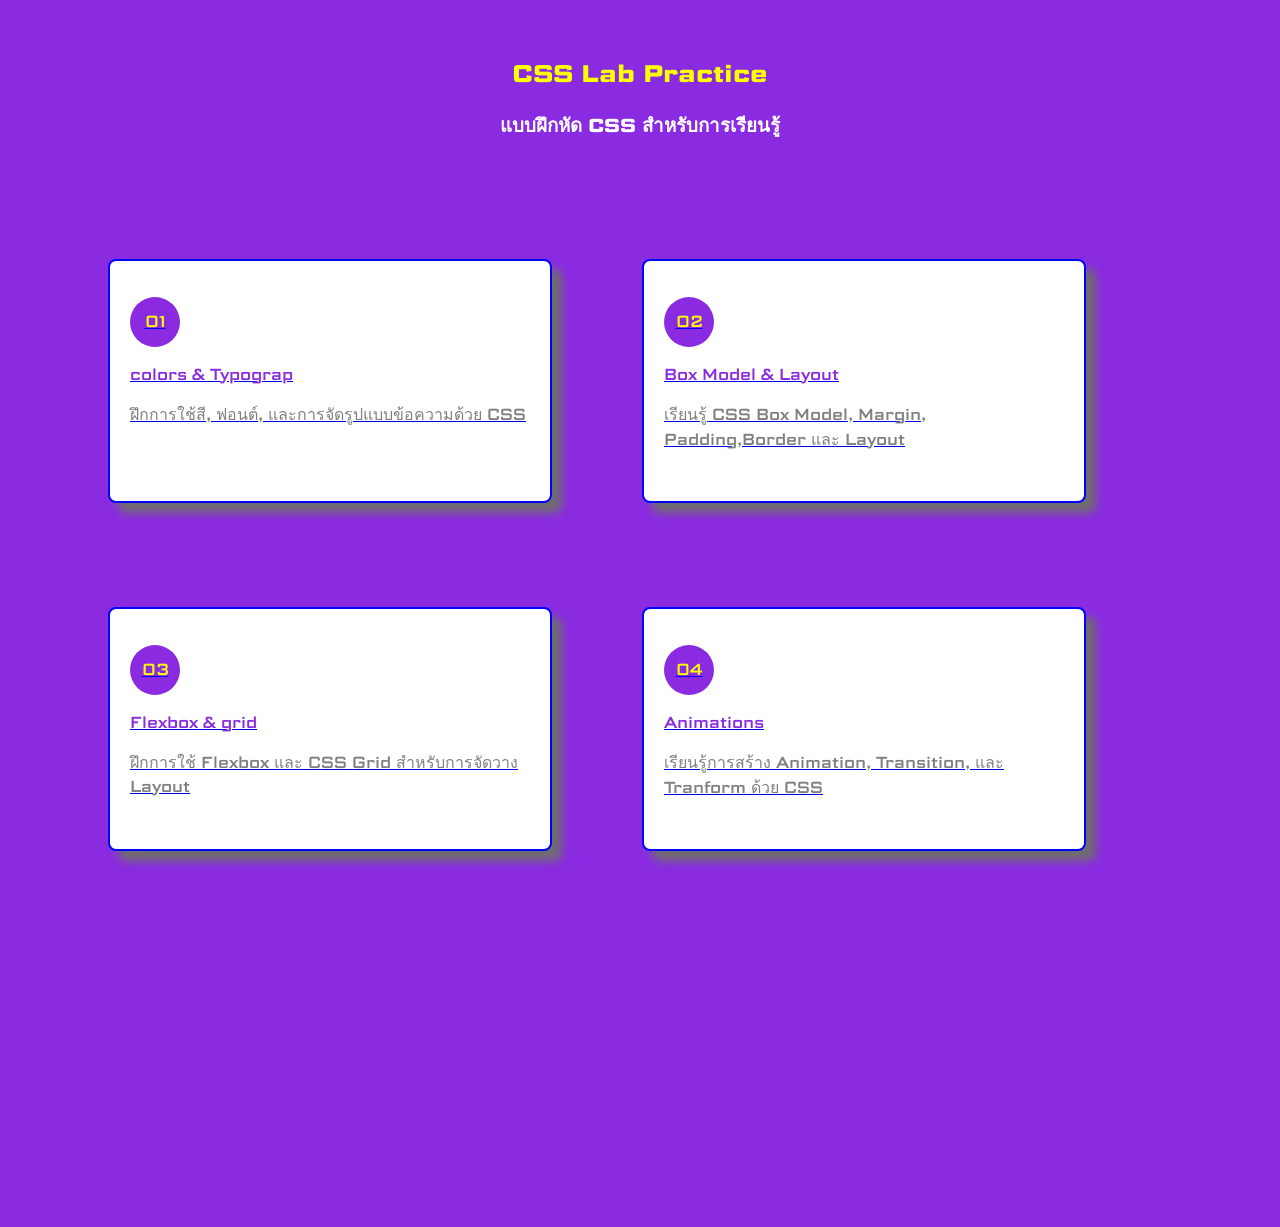
<file: index.html>
<!doctype html>
<html lang="en">
  <head>
    <meta charset="UTF-8" />
    <meta name="viewport" content="width=device-width, initial-scale=1.0" />
    <link rel="stylesheet" href="./00-main/main.css" />
    <link rel="stylesheet" href="./all.css" />
    <title>main</title>
  </head>
  <body>
    <section class="book">
      <h2 style="color: yellow">CSS Lab Practice</h2>
      <h3 style="color: white">แบบฝึกหัด CSS สำหรับการเรียนรู้</h3>
      <div class="grid">
        <nav>
          <a href="./01-color-Typograp/01.html">
            <div class="box-1 box-0">
              <p class="number">01</p>
              <p style="color: blueviolet">colors & Typograp</p>
              <p style="color: gray">
                ฝึกการใช้สี, ฟอนต์, และการจัดรูปแบบข้อความด้วย CSS
              </p>
            </div>
          </a>
        </nav>
        <nav>
          <a href="./02-Box Model & Layout/02.html">
            <div class="box-1 box-2">
              <p class="number">02</p>
              <p style="color: blueviolet">Box Model & Layout</p>
              <p style="color: gray">
                เรียนรู้ CSS Box Model, Margin, Padding,Border และ Layout
              </p>
            </div>
          </a>
        </nav>
        <nav>
          <a href="./03-Flexbox & grid/03.html">
            <div class="box-1 box-3">
              <p class="number">03</p>
              <p style="color: blueviolet">Flexbox & grid</p>
              <p style="color: gray">
                ฝึกการใช้ Flexbox และ CSS Grid สำหรับการจัดวาง Layout
              </p>
            </div>
          </a>
        </nav>
        <nav>
          <a href="./04-Animation/04.html">
            <div class="box-1 box-4">
              <p class="number">04</p>
              <p style="color: blueviolet">Animations</p>
              <p style="color: gray">
                เรียนรู้การสร้าง Animation, Transition, และ Tranform ด้วย CSS
              </p>
            </div>
          </a>
        </nav>
      </div>
    </section>
  </body>
</html>
</file>
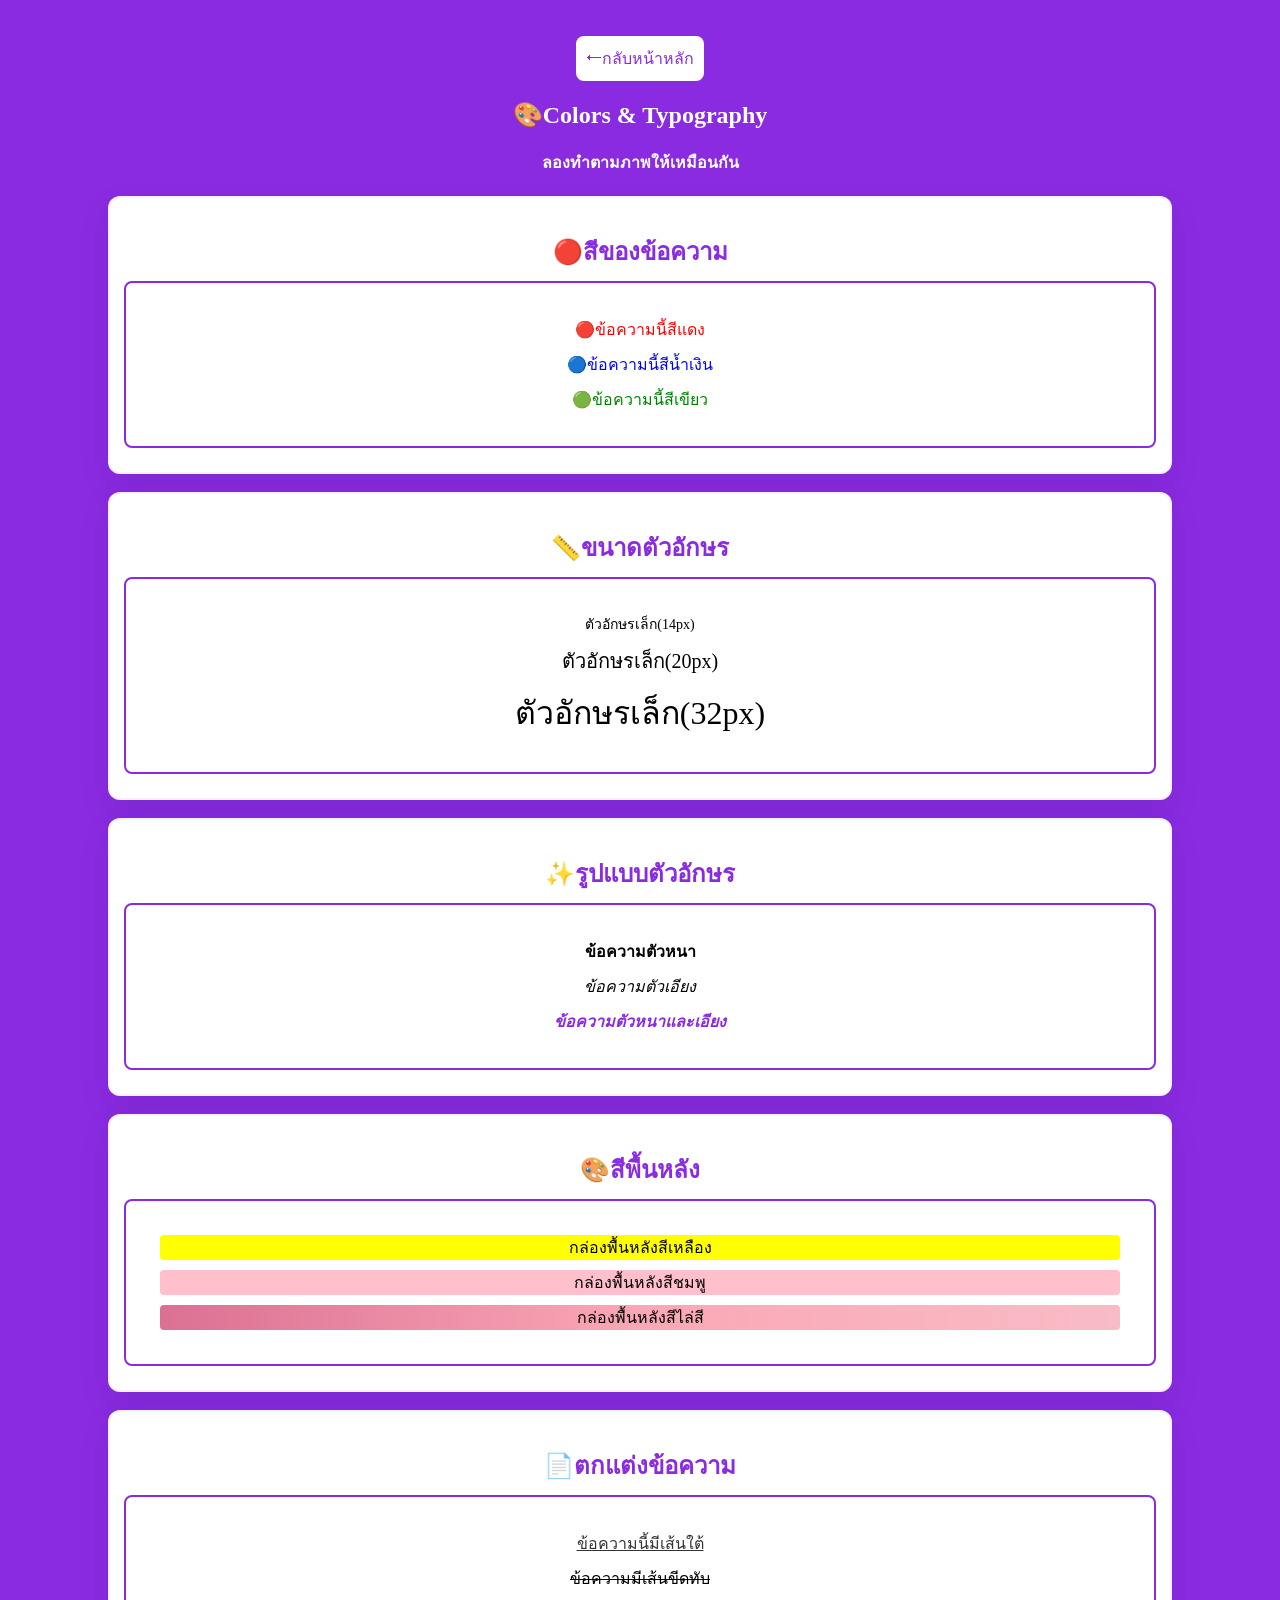
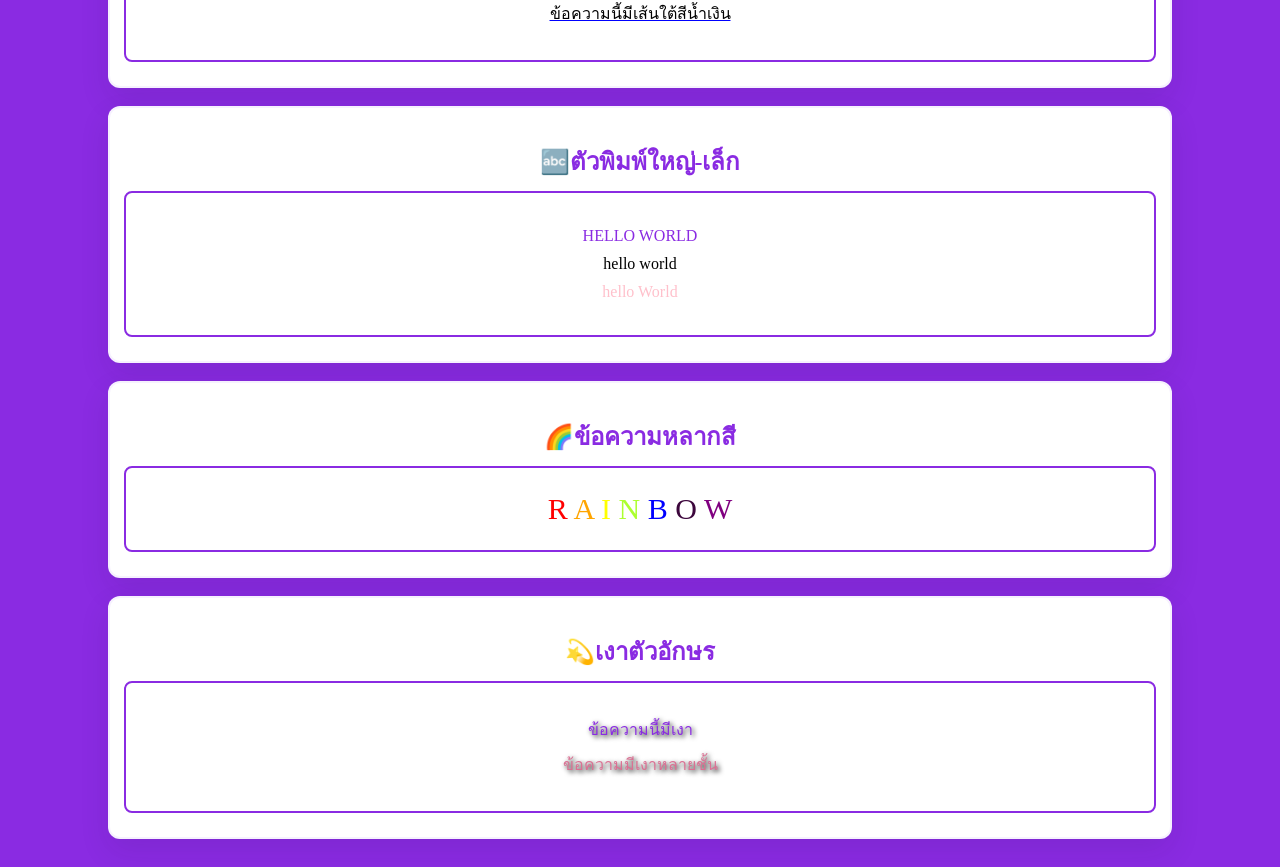
<file: 01-color-Typograp/01.html>
<!doctype html>
<html lang="en">
  <head>
    <meta charset="UTF-8" />
    <meta name="viewport" content="width=device-width, initial-scale=1.0" />
    <link rel="stylesheet" href="./01.css" />
    <link rel="stylesheet" href="../all.css" />
    <title>01-color & Typograp</title>
  </head>
  <body>
    <section class="book">
      <nav>
        <a href="../index.html" class="link"> ⭠กลับหน้าหลัก</a>
      </nav>
      <h1 class="box1">🎨Colors & Typography</h1>
      <h4 class="box2">ลองทำตามภาพให้เหมือนกัน</h4>
      <div class="box3">
        <h2 class="h2">🔴สีของข้อความ</h2>
        <div class="in">
          <p class="red">🔴ข้อความนี้สีแดง</p>
          <p class="blue">🔵ข้อความนี้สีน้ำเงิน</p>
          <p class="green">🟢ข้อความนี้สีเขียว</p>
        </div>
      </div>
      <br />
      <div class="box3">
        <h2 class="h2">📏ขนาดตัวอักษร</h2>
        <div class="in">
          <p class="A">ตัวอักษรเล็ก(14px)</p>
          <p class="B">ตัวอักษรเล็ก(20px)</p>
          <p class="C">ตัวอักษรเล็ก(32px)</p>
        </div>
      </div>
      <br />
      <div class="box3">
        <h2 class="h2">✨รูปแบบตัวอักษร</h2>
        <div class="in">
          <p class="bold">ข้อความตัวหนา</p>
          <p class="italic">ข้อความตัวเอียง</p>
          <p class="font">ข้อความตัวหนาและเอียง</p>
        </div>
      </div>
      <br />
      <div class="box3">
        <h2 class="h2">🎨สีพื้นหลัง</h2>
        <div class="in">
          <p class="yellow">กล่องพื้นหลังสีเหลือง</p>
          <p class="pink">กล่องพื้นหลังสีชมพู</p>
          <p class="right">กล่องพื้นหลังสีไล่สี</p>
        </div>
      </div>
      <br />
      <div class="box3">
        <h2 class="h2">📄ตกแต่งข้อความ</h2>
        <div class="in">
          <p class="under">ข้อความนี้มีเส้นใต้</p>
          <p class="center">ข้อความมีเส้นขีดทับ</p>
          <p class="under-blue">ข้อความนี้มีเส้นใต้สีน้ำเงิน</p>
        </div>
      </div>
      <br />
      <div class="box3">
        <h2 class="h2">🔤ตัวพิมพ์ใหญ่-เล็ก</h2>
        <div class="in">
          <p class="HELLO">HELLO WORLD</p>
          <p class="hello">hello world</p>
          <p class="World">hello World</p>
        </div>
      </div>
      <br />
      <div class="box3">
        <h2 class="h2">🌈ข้อความหลากสี</h2>
        <div class="in">
          <div class="rainbow">
            <span style="color: red">R</span>
            <span style="color: orange">A</span>
            <span style="color: yellow">I</span>
            <span style="color: greenyellow">N</span>
            <span style="color: blue">B</span>
            <span style="color: rgb(60, 6, 60)">O</span>
            <span style="color: purple">W</span>
          </div>
        </div>
      </div>
      <br />
      <div class="box3">
        <h2 class="h2">💫เงาตัวอักษร</h2>
        <div class="in">
          <p class="shadow">ข้อความนี้มีเงา</p>
          <p class="shadowes">ข้อความมีเงาหลายชั้น</p>
        </div>
      </div>
    </section>
  </body>
</html>
</file>
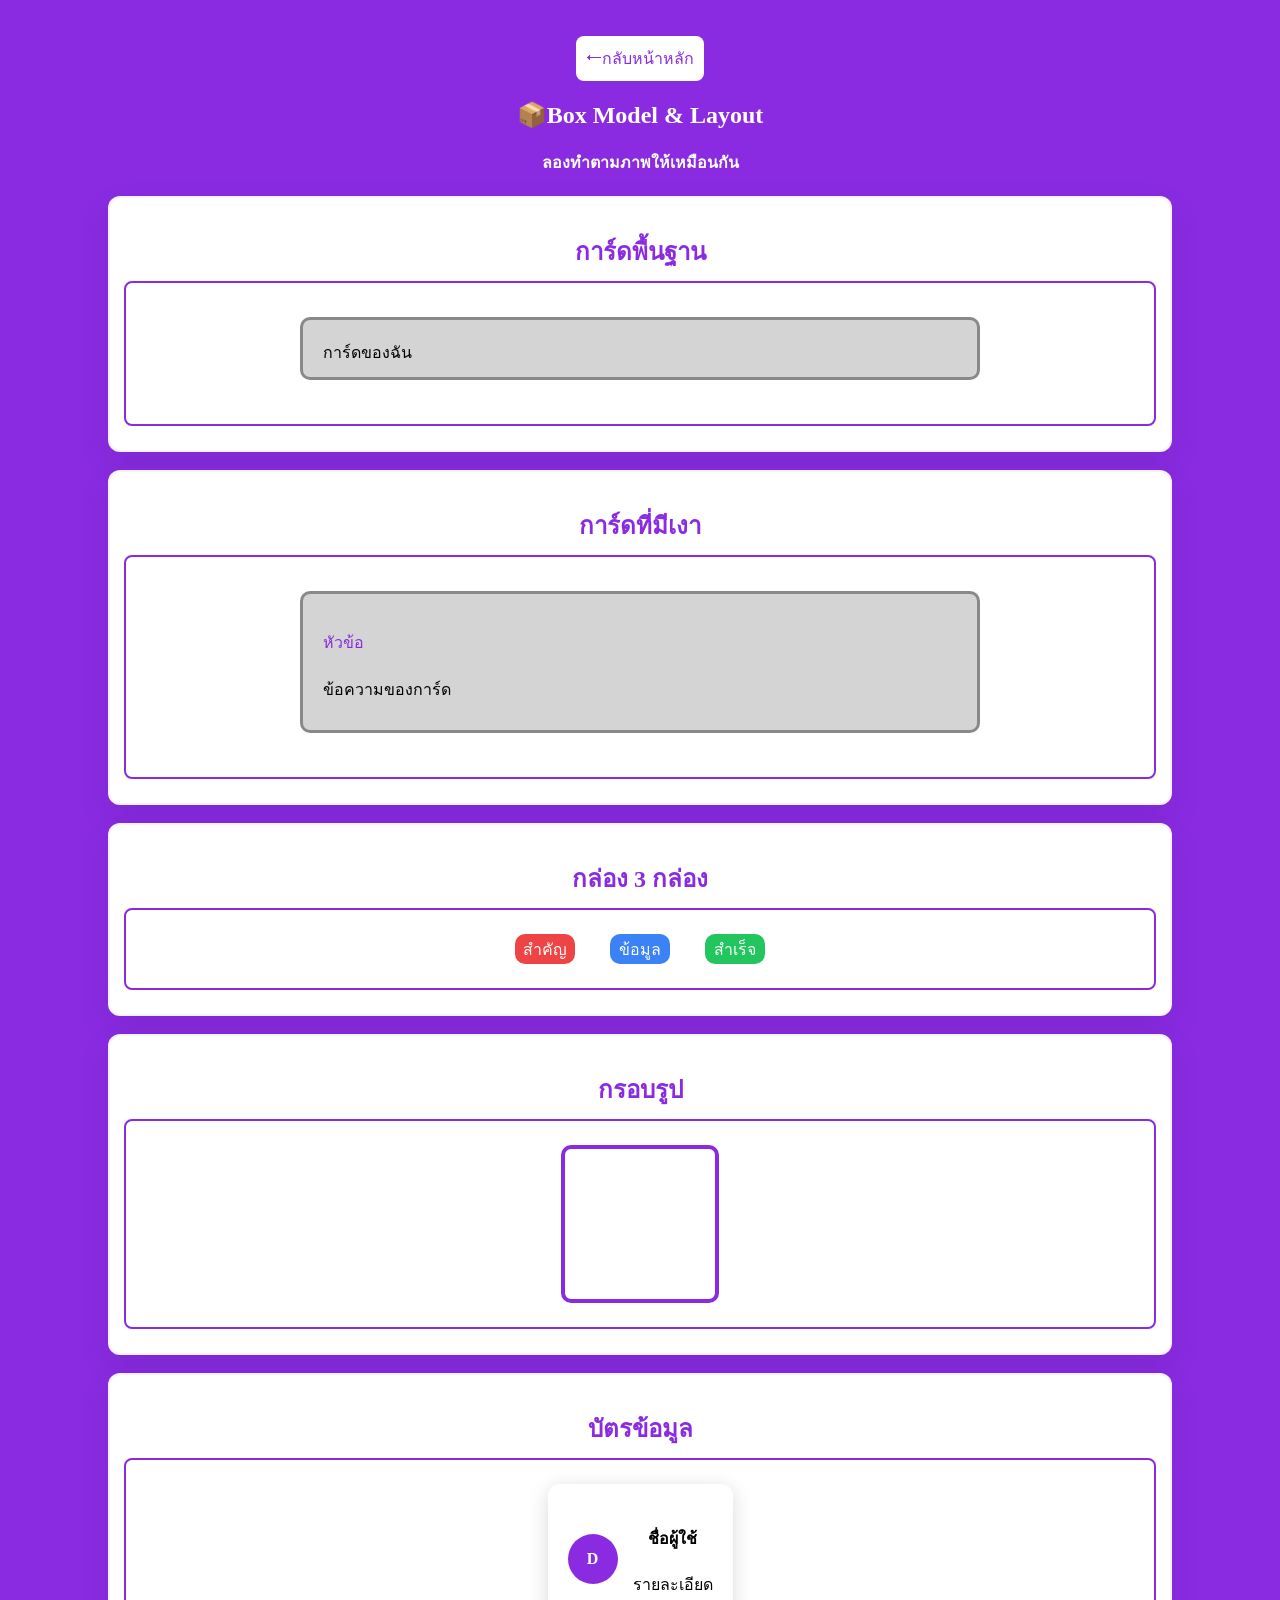
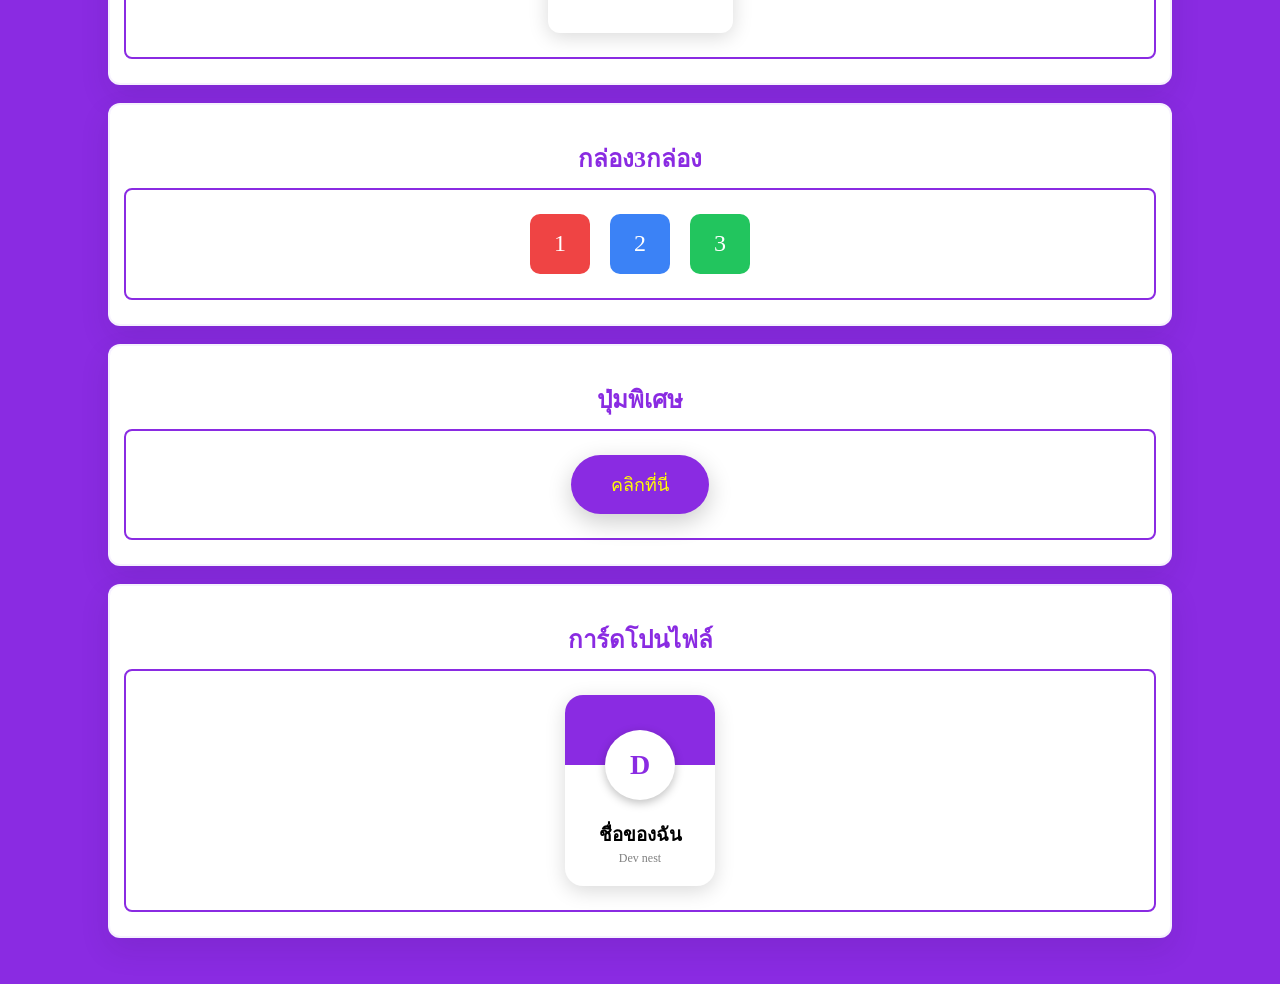
<file: 02-Box Model & Layout/02.html>
<!doctype html>
<html lang="en">
  <head>
    <meta charset="UTF-8" />
    <meta name="viewport" content="width=device-width, initial-scale=1.0" />
    <link rel="stylesheet" href="./02.css" />
    <link rel="stylesheet" href="../all.css" />
    <title>02-Box Model & Layout</title>
  </head>
  <body>
    <section class="book">
      <nav>
        <a href="../index.html" class="link">⭠กลับหน้าหลัก</a>
      </nav>
      <h1 class="box1">📦Box Model & Layout</h1>
      <h4 class="box2">ลองทำตามภาพให้เหมือนกัน</h4>
      <div class="box3">
        <h2 class="h2">การ์ดพื้นฐาน</h2>
        <div class="in">
          <div class="card">การ์ดของฉัน</div>
        </div>
      </div>
      <br />
      <div class="box3">
        <h2 class="h2">การ์ดที่มีเงา</h2>
        <div class="in">
          <div class="card">
            <p style="color: blueviolet">หัวข้อ</p>
            <p>ข้อความของการ์ด</p>
          </div>
        </div>
      </div>
      <br />
      <div class="box3">
        <h2 class="h2">กล่อง 3 กล่อง</h2>
        <div class="in">
          <div class="row">
            <div class="red">สำคัญ</div>
            <div class="blue">ข้อมูล</div>
            <div class="green">สำเร็จ</div>
          </div>
        </div>
      </div>
      <br />
      <div class="box3">
        <h2 class="h2">กรอบรูป</h2>
        <div class="in center">
          <div class="photo"></div>
        </div>
      </div>
      <br />
      <div class="box3">
        <h2 class="h2">บัตรข้อมูล</h2>
        <div class="in center">
          <div class="info-card">
            <div class="avatar">D</div>
            <div>
              <h4>ชื่อผู้ใช้</h4>
              <p>รายละเอียด</p>
            </div>
          </div>
        </div>
      </div>
      <br />
      <div class="box3">
        <h2 class="h2">กล่อง3กล่อง</h2>
        <div class="in center">
          <div class="tag red">1</div>
          <div class="tag blue">2</div>
          <div class="tag green">3</div>
        </div>
      </div>
      <br />
      <div class="box3">
        <h2 class="h2">ปุ่มพิเศษ</h2>
        <div class="in center">
          <button class="btn">คลิกที่นี่</button>
        </div>
      </div>
      <br />
      <div class="box3">
        <h2 class="h2">การ์ดโปนไฟล์</h2>
        <div class="in center">
          <div class="profile-card">
            <div class="profile-top"></div>
            <div class="avatar1">D</div>
            <div class="profile-bottom">
              <h3>ชื่อของฉัน</h3>
              <p>Dev nest</p>
            </div>
          </div>
        </div>
      </div>
      <br />
    </section>
  </body>
</html>
</file>
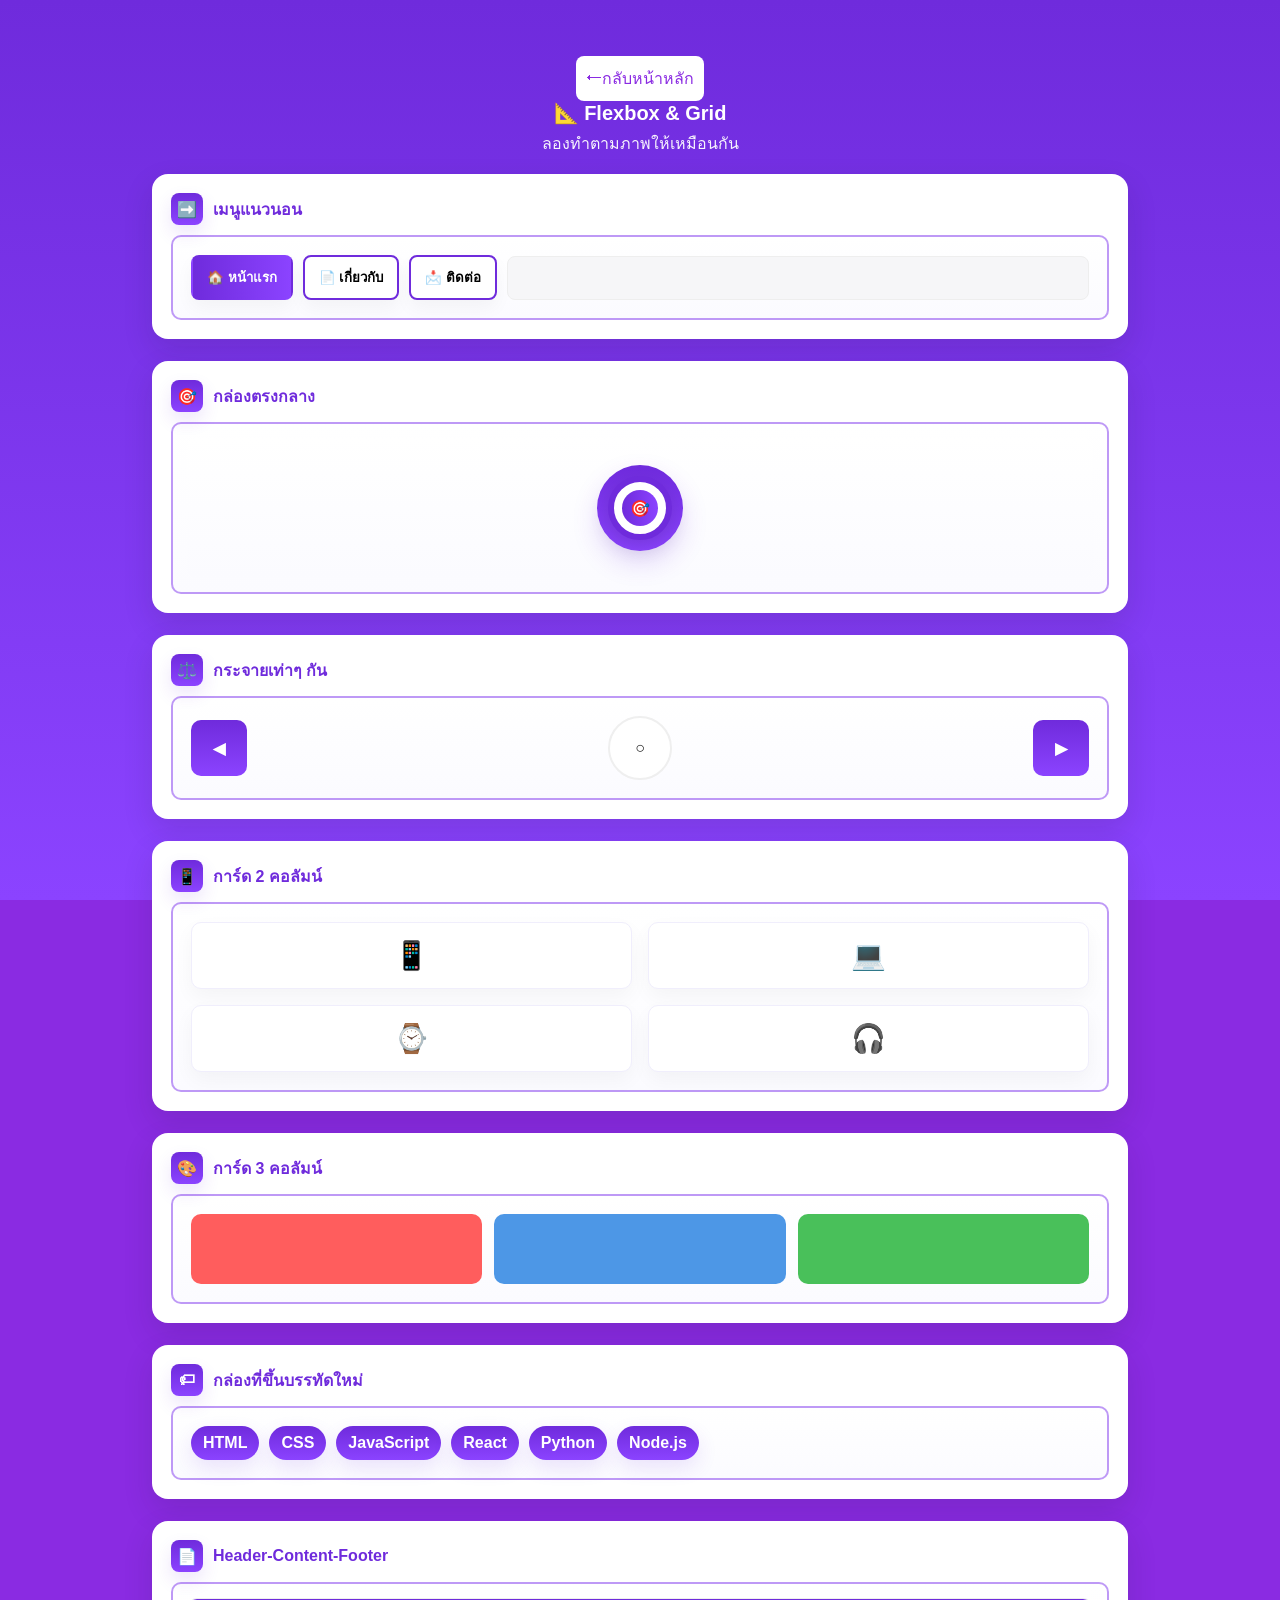
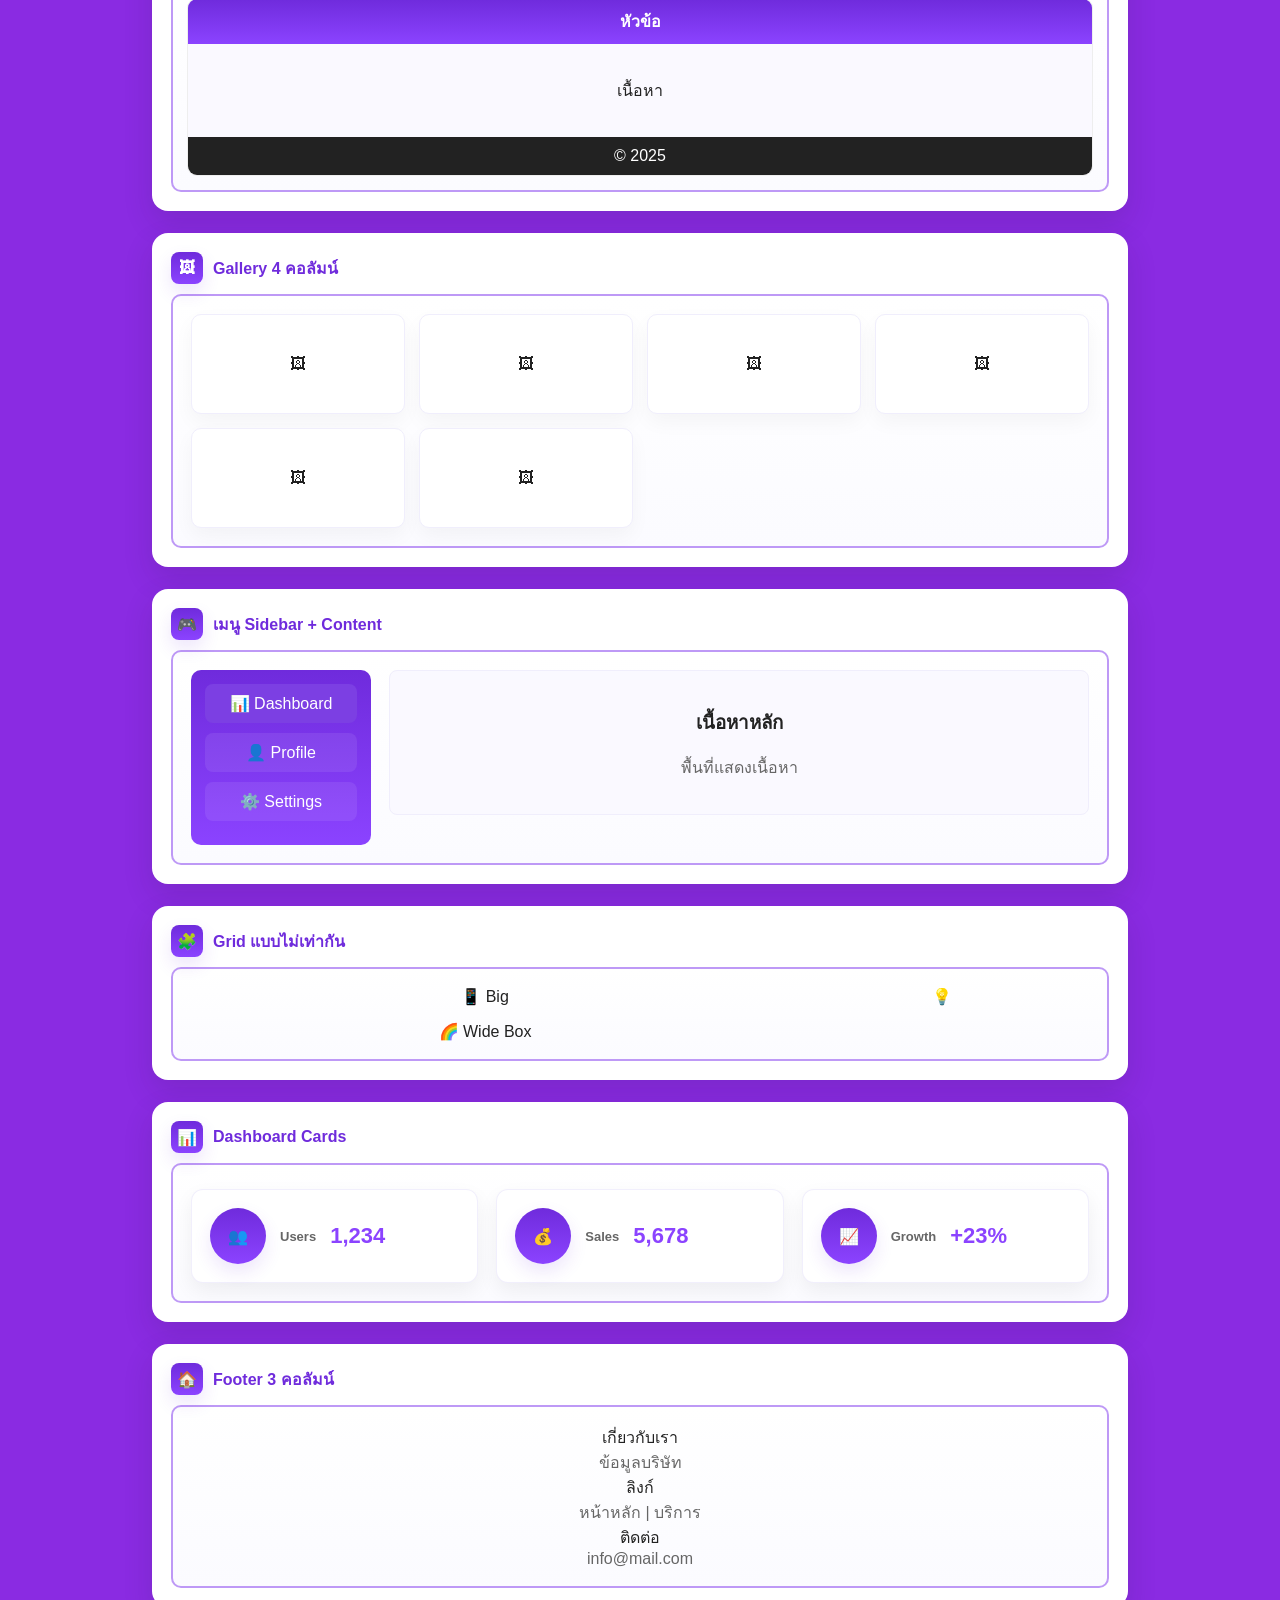
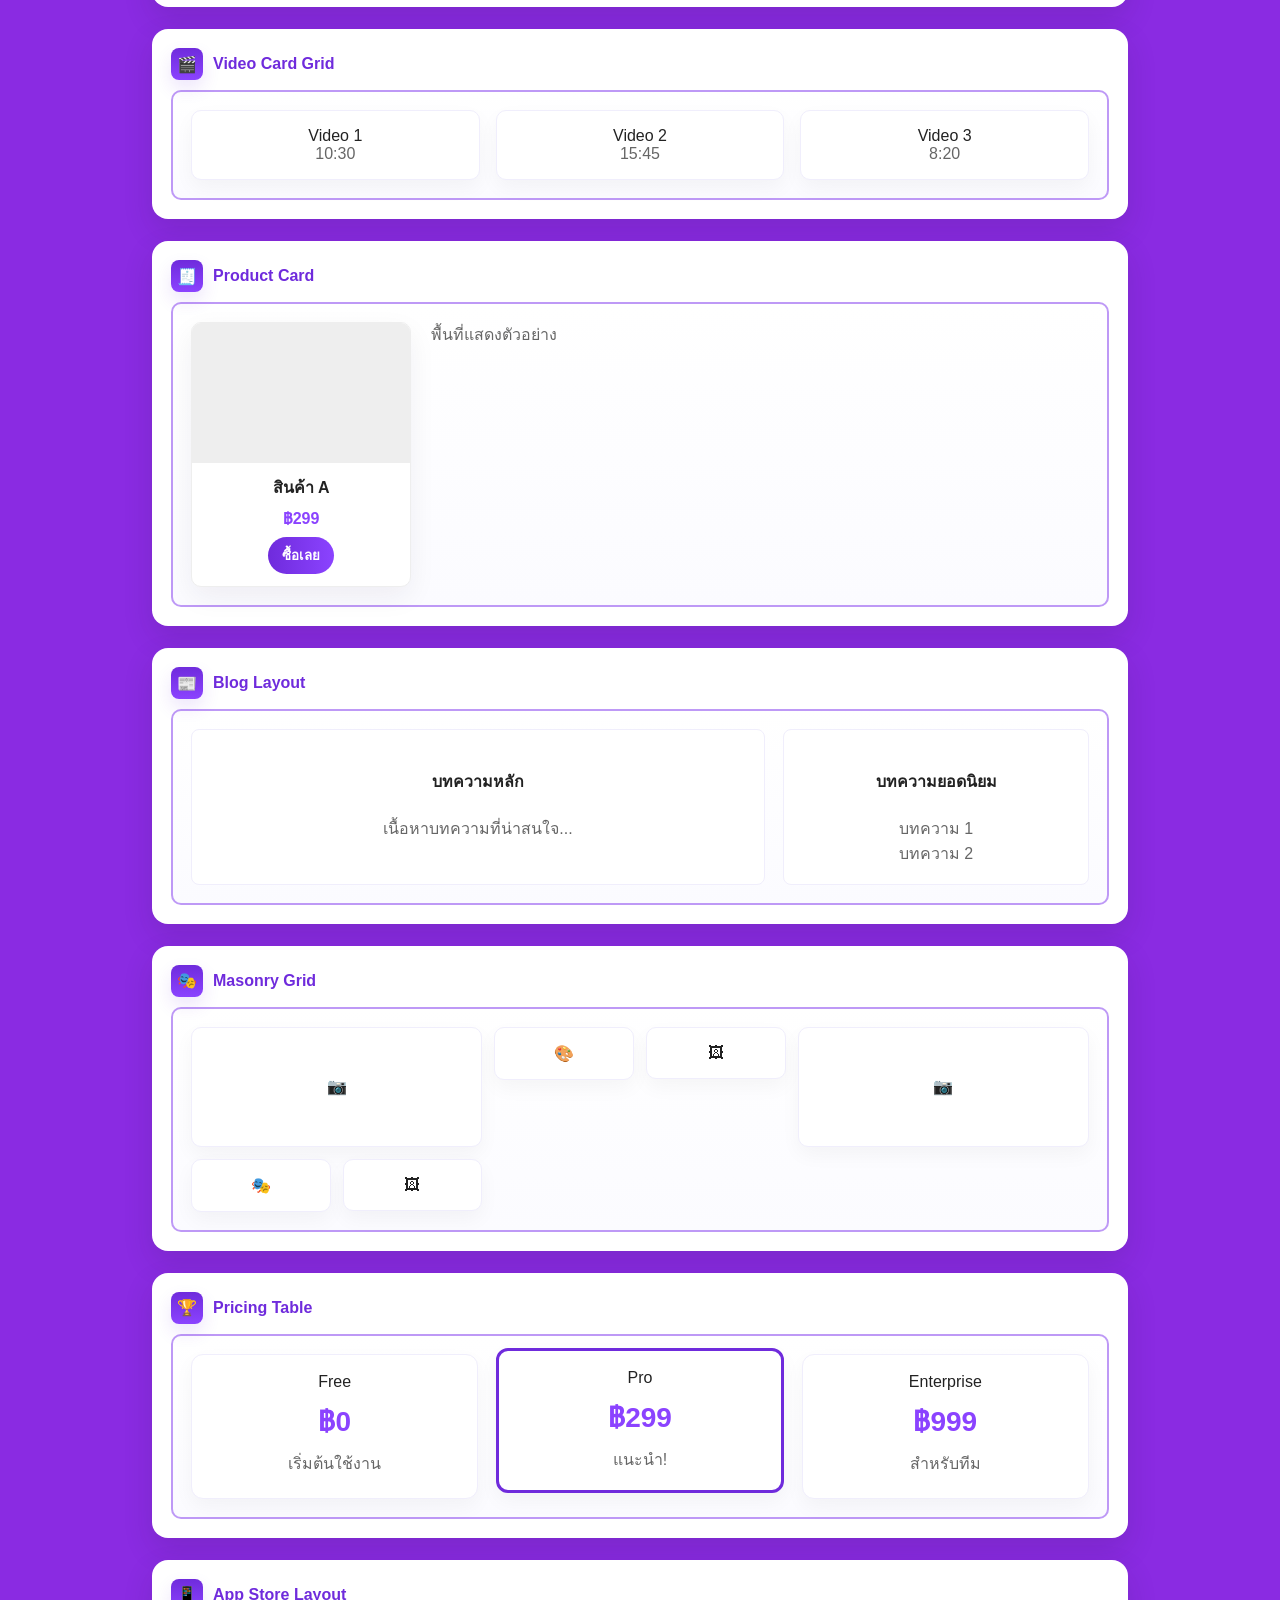
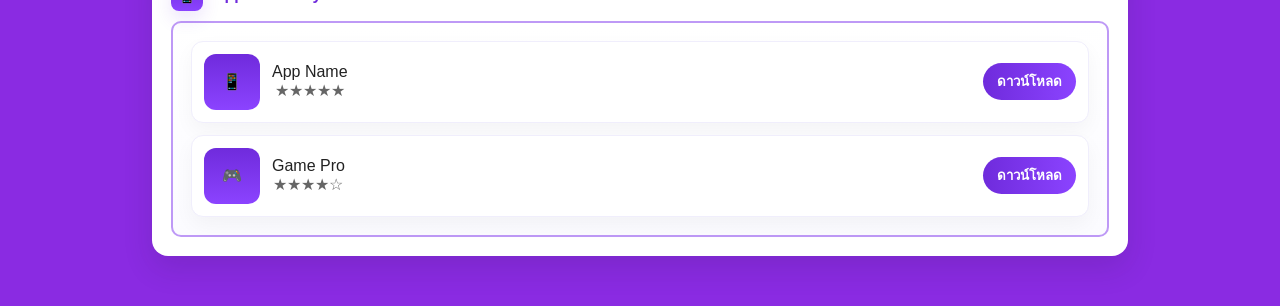
<file: 03-Flexbox & grid/03.html>
<!doctype html>
<html lang="th">
  <head>
    <meta charset="utf-8" />
    <meta name="viewport" content="width=device-width,initial-scale=1" />
    <title>03 - Components Library</title>

    <!-- page stylesheet -->
    <link rel="stylesheet" href="../all.css" />
    <link rel="stylesheet" href="03.css" />
  </head>
  <body>
    <section class="book">
      <nav>
        <a href="../index.html" class="link">⭠กลับหน้าหลัก</a>
      </nav>

      <div class="page">
        <div class="wrap">
          <header class="page-header">
            <h1 class="title">📐 Flexbox & Grid</h1>
            <p class="subtitle">ลองทำตามภาพให้เหมือนกัน</p>
          </header>

          <!-- Menu horizontal -->
          <section class="card">
            <div class="card-inner">
              <div class="section-title">
                <span class="section-ico">➡️</span>
                <span>เมนูแนวนอน</span>
              </div>

              <div class="panel panel--padded">
                <div class="pills">
                  <button class="pill pill--active">🏠 หน้าแรก</button>
                  <button class="pill">📄 เกี่ยวกับ</button>
                  <button class="pill">📩 ติดต่อ</button>
                  <div class="pills-fill"></div>
                </div>
              </div>
            </div>
          </section>

          <!-- Center circle overlapping -->
          <section class="card">
            <div class="card-inner">
              <div class="section-title">
                <span class="section-ico">🎯</span>
                <span>กล่องตรงกลาง</span>
              </div>

              <div class="panel">
                <div class="center-box">
                  <div class="ring" aria-hidden="true"></div>
                  <div class="circle-outer">
                    <div class="circle-inner">🎯</div>
                  </div>
                </div>
              </div>
            </div>
          </section>

          <!-- Spread equally -->
          <section class="card">
            <div class="card-inner">
              <div class="section-title">
                <span class="section-ico">⚖️</span>
                <span>กระจายเท่าๆ กัน</span>
              </div>

              <div class="panel panel--padded">
                <div class="spread-row">
                  <div class="icon-square">◀</div>
                  <div class="icon-circle">○</div>
                  <div class="icon-square">▶</div>
                </div>
              </div>
            </div>
          </section>

          <!-- Grid 2 columns -->
          <section class="card">
            <div class="card-inner">
              <div class="section-title">
                <span class="section-ico">📱</span>
                <span>การ์ด 2 คอลัมน์</span>
              </div>

              <div class="panel panel--padded">
                <div class="grid-2">
                  <div class="tile tile--icon">📱</div>
                  <div class="tile tile--icon">💻</div>
                  <div class="tile tile--icon">⌚</div>
                  <div class="tile tile--icon">🎧</div>
                </div>
              </div>
            </div>
          </section>

          <!-- Grid 3 colored -->
          <section class="card">
            <div class="card-inner">
              <div class="section-title">
                <span class="section-ico">🎨</span>
                <span>การ์ด 3 คอลัมน์</span>
              </div>

              <div class="panel panel--padded">
                <div class="three-grid">
                  <div class="color-card red"><span class="dot"></span></div>
                  <div class="color-card blue"><span class="dot"></span></div>
                  <div class="color-card green"><span class="dot"></span></div>
                </div>
              </div>
            </div>
          </section>

          <!-- Chips -->
          <section class="card">
            <div class="card-inner">
              <div class="section-title">
                <span class="section-ico">🏷</span>
                <span>กล่องที่ขึ้นบรรทัดใหม่</span>
              </div>

              <div class="panel panel--padded">
                <div class="chips">
                  <span class="chip">HTML</span>
                  <span class="chip">CSS</span>
                  <span class="chip">JavaScript</span>
                  <span class="chip">React</span>
                  <span class="chip">Python</span>
                  <span class="chip">Node.js</span>
                </div>
              </div>
            </div>
          </section>

          <!-- Header-Content-Footer -->
          <section class="card">
            <div class="card-inner">
              <div class="section-title">
                <span class="section-ico">📄</span>
                <span>Header-Content-Footer</span>
              </div>

              <div class="panel">
                <div class="hc">
                  <div class="hc-head">หัวข้อ</div>
                  <div class="hc-body">
                    <p>เนื้อหา</p>
                  </div>
                  <div class="hc-foot">© 2025</div>
                </div>
              </div>
            </div>
          </section>

          <!-- Gallery 4 col -->
          <section class="card">
            <div class="card-inner">
              <div class="section-title">
                <span class="section-ico">🖼</span>
                <span>Gallery 4 คอลัมน์</span>
              </div>

              <div class="panel panel--padded">
                <div class="gallery-4">
                  <div class="thumb">🖼</div>
                  <div class="thumb">🖼</div>
                  <div class="thumb">🖼</div>
                  <div class="thumb">🖼</div>
                  <div class="thumb">🖼</div>
                  <div class="thumb">🖼</div>
                </div>
              </div>
            </div>
          </section>

          <!-- Sidebar + Content -->
          <section class="card">
            <div class="card-inner">
              <div class="section-title">
                <span class="section-ico">🎮</span>
                <span>เมนู Sidebar + Content</span>
              </div>

              <div class="panel panel--padded">
                <div class="sidebar-wrap">
                  <aside class="sidebar">
                    <div class="side-item active">📊 Dashboard</div>
                    <div class="side-item">👤 Profile</div>
                    <div class="side-item">⚙️ Settings</div>
                  </aside>

                  <div class="main-content">
                    <h3>เนื้อหาหลัก</h3>
                    <p class="muted">พื้นที่แสดงเนื้อหา</p>
                  </div>
                </div>
              </div>
            </div>
          </section>

          <!-- Grid uneven -->
          <section class="card">
            <div class="card-inner">
              <div class="section-title">
                <span class="section-ico">🧩</span>
                <span>Grid แบบไม่เท่ากัน</span>
              </div>

              <div class="panel panel--padded">
                <div class="uneven-grid">
                  <div class="big">📱 <span>Big</span></div>
                  <div class="small">💡</div>
                  <div class="small wide">🌈 <span>Wide Box</span></div>
                </div>
              </div>
            </div>
          </section>

          <!-- Dashboard Cards -->
          <section class="card">
            <div class="card-inner">
              <div class="section-title">
                <span class="section-ico">📊</span>
                <span>Dashboard Cards</span>
              </div>

              <div class="panel panel--padded">
                <div class="dash-row">
                  <div class="stat">
                    <div class="stat-ico">👥</div>
                    <div class="stat-title">Users</div>
                    <div class="stat-value">1,234</div>
                  </div>

                  <div class="stat">
                    <div class="stat-ico">💰</div>
                    <div class="stat-title">Sales</div>
                    <div class="stat-value">5,678</div>
                  </div>

                  <div class="stat">
                    <div class="stat-ico">📈</div>
                    <div class="stat-title">Growth</div>
                    <div class="stat-value">+23%</div>
                  </div>
                </div>
              </div>
            </div>
          </section>

          <!-- Footer 3 col -->
          <section class="card">
            <div class="card-inner">
              <div class="section-title">
                <span class="section-ico">🏠</span>
                <span>Footer 3 คอลัมน์</span>
              </div>

              <div class="panel panel--padded">
                <div class="footer-3">
                  <div class="f-col">
                    <div class="f-title">เกี่ยวกับเรา</div>
                    <div class="muted">ข้อมูลบริษัท</div>
                  </div>
                  <div class="f-col">
                    <div class="f-title">ลิงก์</div>
                    <div class="muted">หน้าหลัก | บริการ</div>
                  </div>
                  <div class="f-col">
                    <div class="f-title">ติดต่อ</div>
                    <div class="muted">info@mail.com</div>
                  </div>
                </div>
              </div>
            </div>
          </section>

          <!-- Video Card Grid -->
          <section class="card">
            <div class="card-inner">
              <div class="section-title">
                <span class="section-ico">🎬</span>
                <span>Video Card Grid</span>
              </div>

              <div class="panel panel--padded">
                <div class="video-grid">
                  <div class="video-card">
                    <div class="thumb-image"></div>
                    <div class="video-meta">
                      <div class="v-title">Video 1</div>
                      <div class="v-time muted">10:30</div>
                    </div>
                  </div>
                  <div class="video-card">
                    <div class="thumb-image"></div>
                    <div class="video-meta">
                      <div class="v-title">Video 2</div>
                      <div class="v-time muted">15:45</div>
                    </div>
                  </div>
                  <div class="video-card">
                    <div class="thumb-image"></div>
                    <div class="video-meta">
                      <div class="v-title">Video 3</div>
                      <div class="v-time muted">8:20</div>
                    </div>
                  </div>
                </div>
              </div>
            </div>
          </section>

          <!-- Product Card -->
          <section class="card">
            <div class="card-inner">
              <div class="section-title">
                <span class="section-ico">🧾</span>
                <span>Product Card</span>
              </div>

              <div class="panel panel--padded">
                <div class="product-row">
                  <div class="product-card">
                    <div class="product-img"></div>
                    <div class="product-body">
                      <div class="p-name">สินค้า A</div>
                      <div class="p-price">฿299</div>
                      <button class="btn">ซื้อเลย</button>
                    </div>
                  </div>

                  <div class="product-space muted">พื้นที่แสดงตัวอย่าง</div>
                </div>
              </div>
            </div>
          </section>

          <!-- Blog layout -->
          <section class="card">
            <div class="card-inner">
              <div class="section-title">
                <span class="section-ico">📰</span>
                <span>Blog Layout</span>
              </div>

              <div class="panel panel--padded">
                <div class="blog-grid">
                  <div class="blog-main">
                    <h4>บทความหลัก</h4>
                    <p class="muted">เนื้อหาบทความที่น่าสนใจ...</p>
                  </div>
                  <aside class="blog-side">
                    <h4>บทความยอดนิยม</h4>
                    <div class="muted">บทความ 1</div>
                    <div class="muted">บทความ 2</div>
                  </aside>
                </div>
              </div>
            </div>
          </section>

          <!-- Masonry -->
          <section class="card">
            <div class="card-inner">
              <div class="section-title">
                <span class="section-ico">🎭</span>
                <span>Masonry Grid</span>
              </div>

              <div class="panel panel--padded">
                <div class="masonry">
                  <div class="m1">📷</div>
                  <div class="m2">🎨</div>
                  <div class="m3">🖼</div>
                  <div class="m4">📷</div>
                  <div class="m5">🎭</div>
                  <div class="m6">🖼</div>
                </div>
              </div>
            </div>
          </section>

          <!-- Pricing table -->
          <section class="card">
            <div class="card-inner">
              <div class="section-title">
                <span class="section-ico">🏆</span>
                <span>Pricing Table</span>
              </div>

              <div class="panel panel--padded">
                <div class="pricing-cards">
                  <div class="price">
                    <div class="p-title">Free</div>
                    <div class="p-amount">฿0</div>
                    <div class="muted">เริ่มต้นใช้งาน</div>
                  </div>
                  <div class="price popular">
                    <div class="p-title">Pro</div>
                    <div class="p-amount">฿299</div>
                    <div class="muted">แนะนำ!</div>
                  </div>
                  <div class="price">
                    <div class="p-title">Enterprise</div>
                    <div class="p-amount">฿999</div>
                    <div class="muted">สำหรับทีม</div>
                  </div>
                </div>
              </div>
            </div>
          </section>

          <!-- App store layout -->
          <section class="card">
            <div class="card-inner">
              <div class="section-title">
                <span class="section-ico">📱</span>
                <span>App Store Layout</span>
              </div>

              <div class="panel panel--padded">
                <div class="app-list">
                  <div class="app-item">
                    <div class="app-left">
                      <div class="app-icon">📱</div>
                      <div class="app-meta">
                        <div class="app-name">App Name</div>
                        <div class="muted">★★★★★</div>
                      </div>
                    </div>
                    <button class="btn">ดาวน์โหลด</button>
                  </div>

                  <div class="app-item">
                    <div class="app-left">
                      <div class="app-icon">🎮</div>
                      <div class="app-meta">
                        <div class="app-name">Game Pro</div>
                        <div class="muted">★★★★☆</div>
                      </div>
                    </div>
                    <button class="btn">ดาวน์โหลด</button>
                  </div>
                </div>
              </div>
            </div>
          </section>
        </div>
      </div>
    </section>
  </body>
</html>
</file>
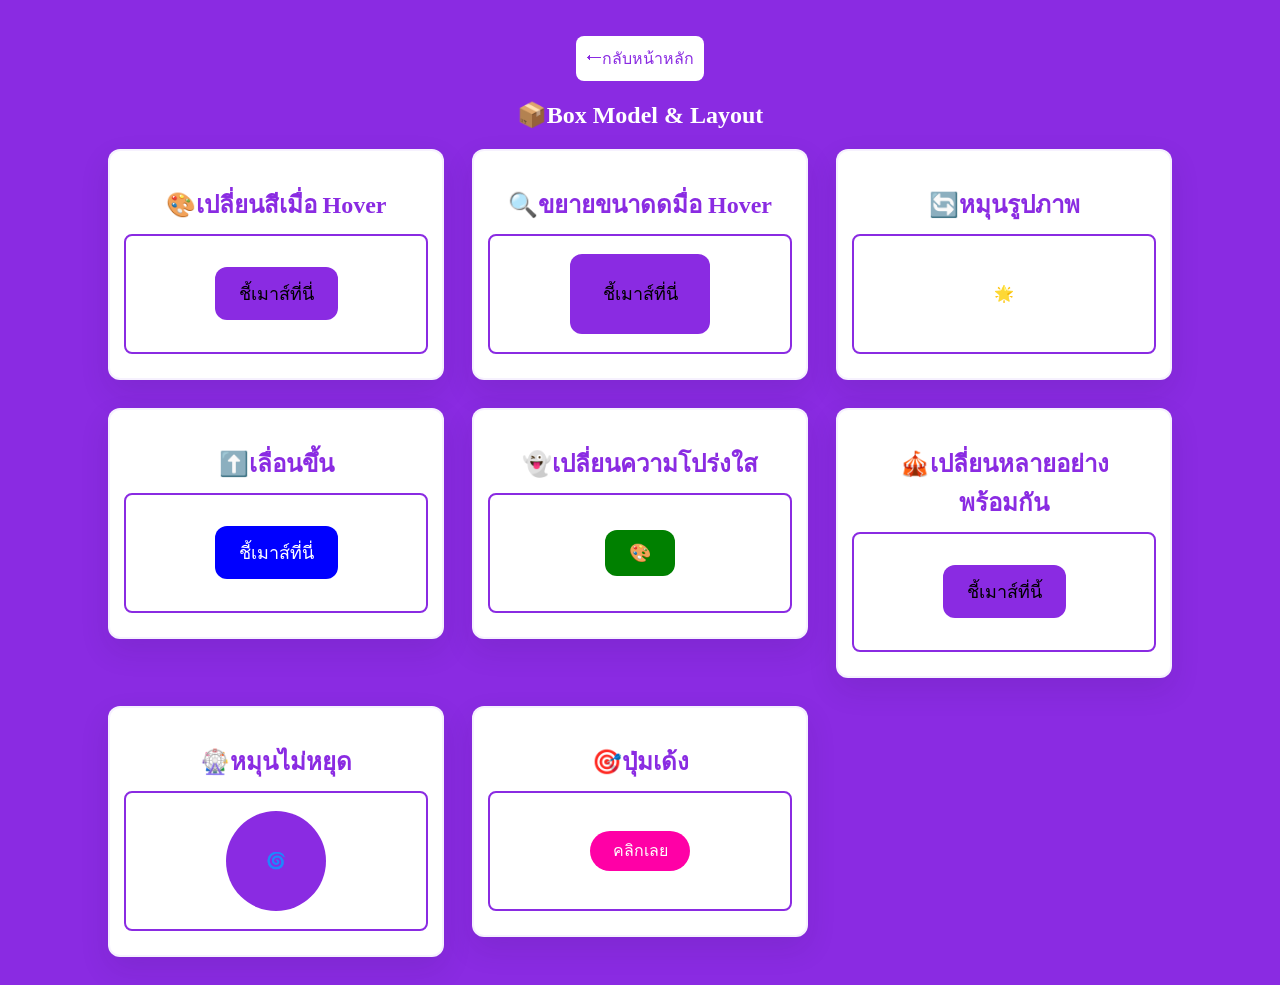
<file: 04-Animation/04.html>
<!doctype html>
<html lang="en">
  <head>
    <meta charset="UTF-8" />
    <meta name="viewport" content="width=device-width, initial-scale=1.0" />
    <link rel="stylesheet" href="../all.css" />
    <link rel="stylesheet" href="./04.css" />
    <title>Document</title>
  </head>
  <body>
    <section class="book">
      <nav>
        <a href="../index.html" class="link">⭠กลับหน้าหลัก</a>
      </nav>
      <h1 class="box1">📦Box Model & Layout</h1>
      <div class="layout">
        <div class="box3 box4">
          <h2 class="h2">🎨เปลี่ยนสีเมื่อ Hover</h2>
          <div class="in">
            <div class="card basis">ชี้เมาส์ที่นี่</div>
          </div>
        </div>

        <div class="box3 box5">
          <h2 class="h2">🔍ขยายขนาดดมื่อ Hover</h2>
          <div class="in">
            <div class="card big">ชี้เมาส์ที่นี่</div>
          </div>
        </div>

        <div class="box3 box6">
          <h2 class="h2">🔄หมุนรูปภาพ</h2>
          <div class="in">
            <div class="spin">🌟</div>
          </div>
        </div>

        <div class="box3 box7">
          <h2 class="h2">⬆️เลื่อนขึ้น</h2>
          <div class="in">
            <div class="card up">ชี้เมาส์ที่นี่</div>
          </div>
        </div>

        <div class="box3 box8">
          <h2 class="h2">👻เปลี่ยนความโปร่งใส</h2>
          <div class="in">
            <div class="card invi">🎨</div>
          </div>
        </div>

        <div class="box3 box9">
          <h2 class="h2">🎪เปลี่ยนหลายอย่างพร้อมกัน</h2>
          <div class="in">
            <div class="card and">ชี้เมาส์ที่นี้</div>
          </div>
        </div>

        <div class="box3 box10">
          <h2 class="h2">🎡หมุนไม่หยุด</h2>
          <div class="in">
            <div class="card1 tona">🌀</div>
          </div>
        </div>

        <div class="box3 box11">
          <h2 class="h2">🎯ปุ่มเด้ง</h2>
          <div class="in">
            <div class="card2 stop jump">คลิกเลย</div>
          </div>
        </div>
      </div>
    </section>
  </body>
</html>
</file>
<file: 00-main/main.css>
@import url('https://fonts.googleapis.com/css2?family=Science+Gothic:wght@100..900&display=swap');
html {
  font-family: "Science Gothic", sans-serif;
}

/* .book {
    background-color: blueviolet;
    text-align: center;
    padding: 50px;
    
} */
.number {
    background-color: blueviolet;
    color: yellow;
    border-radius: 50%;
    width: 50px;
    height: 50px;
    text-align: center;
    display: flex;
    align-items: center;
    justify-content: center;
}
.box-1{
    background-color: white;
    width: 400px;
    height: 200px;
    border-radius: 8px;
    padding: 20px;
    gap: 50px;
    margin-top: 100px;
    text-align: left;
    border: 2px solid blue;
   grid-template-rows: 100px minmax(200px,1fr 100px);
   box-shadow:10px 10px 10px rgba(111, 110, 110, 1 ) ;
}
.grid {
    display: grid;  
    grid-template-areas: 
    "box-0 box-2 box-3"
    "box-4 . .";
    gap: 4px;
    grid-template-rows: 1fr 1fr 1fr;
   
    
}
.box-1:hover{
   transform: translateY(-10px);
   border: 2px solid yellow;
}

@media (max-width:1400px) {
    .grid {
        grid-template-areas: 
        "box-0 box-2"
        "box-3 box-4";
    }
}

@media (max-width:1000px) {
    .grid {
        grid-template-areas: 
        "box-0" 
        "box-2"
        "box-3" 
        "box-4";
    }
}
</file>
<file: all.css>
html,body{
    height: 100%;
    background-color: blueviolet;
}

.link {
    background-color: white;
    color: blueviolet;
    padding: 10px;
    border-radius: 8px;
    display: inline-block;
    text-decoration: none;
}
.link:hover{
    transform: translateX(-10px);
    transition-duration: 1s;
}
.box1 {
    text-align: center;
    color: white; 
    
}
.box2 {
   text-align: center;
    color: white; 
}
.book {
    width: 100%;
    max-width: 1100px;
    margin: 0 auto;
    padding: 28px 18px;
    box-sizing: border-box;
    text-align: center;
}
.box3 {
  background: #fff;
  border-radius: 12px;
  padding: 14px;
  border: 2px solid rgba(183,142,246,0.12);
  box-shadow: 0 12px 30px rgba(34,18,55,0.10);
}


.h2 {
    margin: 20px;
    margin-bottom: 10px;  
    color: blueviolet;
}
.in {
    margin: 10px 0px;
    border: 2px solid blueviolet;
    padding: 24px;
    border-radius: 8px;
      
}
</file>
<file: 01-color-Typograp/01.css>
.red{
    color: red;
    margin: 10px;
}
.blue{
    color: blue;
    margin: 10px;
}
.green{
    color: green;
    margin: 10px;
}
.A{
    font-size: 14px;
    margin: 10px;
}
.B{
    font-size: 20px;
    margin: 10px;
}
.C{
    font-size: 32px;
    margin: 10px;
}
.bold{
    font-weight: bold;
    margin: 10px;
}
.italic{
    font-style: italic;
    margin: 10px;
}
.font{
    font-weight: bold;
    font-style: italic;
    color: blueviolet;
    margin: 10px;
}
.pink{
    background-color: pink;
    border-radius: 4px;
    margin: 10px;
}
.yellow{
    background-color: yellow;
    border-radius: 4px;
    margin: 10px;
}
.right {
    background: linear-gradient(to right,palevioletred,rgb(251, 167, 181),rgb(248, 188, 198));
    margin: 10px;
    border-radius: 4px;
}
.under{
    text-decoration: underline;
    margin: 10px;
    color: #333;
}
.center{
    text-decoration: line-through;
    margin: 10px;
}
.under-blue{
    text-decoration: underline blue;
    margin: 10px;
}
.HELLO{
    color: blueviolet;
    margin: 10px;
}
.hello{
    margin: 10px;
}
.World{
    color: pink;
    margin: 10px;
}
.rainbow{
    text-align: center;
    font-size: 30px;
}
.shadow{
    color: blueviolet;
    margin: 10px;
    text-shadow: 2px 2px 5px rgba(0,0,0, 4);
}
.shadowes{
    color: palevioletred;
    margin: 10px;
    text-shadow: 
    1px 1px 0 pink
    3px 3px 0 black;
    text-shadow: 2px 2px 5px rgba(0,0,0, 4);
    

}
</file>
<file: 02-Box Model & Layout/02.css>
.card{
    background-color: #d4d4d4;
    padding: 12px 20px;
    border-radius: 10px;
    display: inline-block;
    border: 3px solid #898989;
    display: flex;
    justify-content: center;
    align-items: start;
    padding-top: 20px;
    margin: 10px 150px;
    text-align: center;
    flex-direction: column;
    margin-bottom: 20px;
}
.card p + p{
margin-top: 6px;
}

.red{
    width: 60px;
    height: 30px;
    border-radius: 10px;
    background-color: red;
    display: flex;
    justify-items: center;
    align-items: center;
    margin: 0 10px;
    color: white;
    justify-content: center;
}
.blue{
    width: 60px;
    height: 30px;
    border-radius: 10px;
    background-color: blue;
    display: flex;
    justify-items: center;
    justify-content: center;
    align-items: center;
    margin: 0 10px;
    color: white;
    
}
.green{
    width: 60px;
    height: 30px;
    border-radius: 10px;
    background-color: green;
    display: flex;
    justify-items: center;
    align-items: center;
    margin: 0 10px;
    color: white;   
    justify-content: center;
}

.row {
    display: flex;
    flex-direction: row;
    justify-content: center;
    align-items: center;
    gap: 15px;       
}
.photo {
    width: 150px;
    height: 150px;
    border: 4px solid blueviolet;
    border-radius: 10px;
    display: flex;
    justify-content: center;
    align-items: center; 
}
.center {
     display: flex;
    justify-content: center;
    align-items: center; 
}
.info-card {
    display: flex;
    align-items: center;
    background: white;
    padding: 20px;
    border-radius: 12px;
    box-shadow: 0 4px 20px rgba(0,0,0,0.15);
}

.avatar {
    width: 50px;
    height: 50px;
    background: blueviolet;
    border-radius: 50%;
    color: white;
    display: flex;
    justify-content: center;
    align-items: center;
    margin-right: 15px;
    font-weight: bold;
}

.tag {
    width: 60px;
    height: 60px;
    border-radius: 10px;
    font-size: 24px;
    color: white;

    display: flex;
    justify-content: center;
    align-items: center;
    margin: 0 10px;
}

.red { background-color: #ef4444; }
.blue { background-color: #3b82f6; }
.green { background-color: #22c55e; }

.btn {
    background-color: blueviolet;
    color: yellow;
    padding: 15px 40px;
    border-radius: 50px;
    border: none;
    font-size: 18px;
    box-shadow: 0 8px 25px rgba(0,0,0,.2);
    cursor: pointer;
}
.btn:hover {
    transform: translateY(-3px);
}
.profile-card {
    width: 150px;
    background: white;
    border-radius: 18px;
    box-shadow: 0 5px 20px rgba(0,0,0,0.15);
    text-align: center;
    position: relative;       
    overflow: visible;        
}


.profile-top {
    background: blueviolet;
    height: 70px;
    border-radius: 18px 18px 0 0;
}


.avatar1 {
    width: 70px;
    height: 70px;
    background: white;
    color: blueviolet;
    border-radius: 50%;
    position: absolute;
    top: 35px;                  
    left: 50%;
    transform: translateX(-50%);
    display: flex;
    justify-content: center;
    align-items: center;
    font-size: 28px;
    font-weight: bold;
    box-shadow: 0px 3px 10px rgba(0,0,0,0.25);
}


.profile-bottom {
    padding: 50px 10px 20px 10px; 
}

.profile-bottom h3 {
    margin: 5px 0 2px 0;
}

.profile-bottom p {
    margin: 0;
    color: gray;
    font-size: 12px;
}
</file>
<file: 03-Flexbox & grid/03.css>
/* 03.css - Combined fixed styles (dashboard + grid + all components)
   Replace your existing 03.css with this file.
*/

/* ---------- variables & reset ---------- */
:root{
  --purple: #6f2bdc;
  --purple-2: #8b43ff;
  --muted: #666;
  --card-bg: #fff;
  --card-inner-border: rgba(183,142,246,0.9);
  --shadow: 0 12px 30px rgba(34,18,55,0.14);
  --radius: 12px;
}

* { box-sizing: border-box; }
html,body { height:100%; margin:0; padding:0; font-family: Inter, "Segoe UI", Roboto, Arial, sans-serif; -webkit-font-smoothing:antialiased; -moz-osx-font-smoothing:grayscale; }
body {
  background: linear-gradient(180deg, var(--purple) 0%, var(--purple-2) 100%);
  padding: 28px;
  color: #222;
}

/* container */
.wrap { max-width:1000px; margin:0 auto; padding:0 12px; }

/* header */
.page-header { margin-bottom: 18px; }
.title { color:#fff; margin:0; font-size:20px; font-weight:800; }
.subtitle { color:#fff; margin:6px 0 0; opacity:0.95; }

/* generic card */
.card { margin-bottom:22px; }
.card-inner {
  background: var(--card-bg);
  border-radius: 16px;
  padding: 16px;
  border: 3px solid rgba(255,255,255,0.06);
  box-shadow: var(--shadow);
  position: relative;
}

/* section title */
.section-title { display:flex; align-items:center; gap:10px; color:var(--purple); font-weight:800; margin-bottom:10px; }
.section-ico { display:inline-flex; width:32px; height:32px; border-radius:8px; background: linear-gradient(180deg,var(--purple),var(--purple-2)); color:#fff; align-items:center; justify-content:center; box-shadow:0 8px 18px rgba(111,43,220,0.12); }

/* panel (inner framed area) */
.panel {
  border-radius: 10px;
  background: linear-gradient(180deg,#fff,#fbfbff);
  border: 2px solid var(--card-inner-border);
  padding: 14px;
  display: block;
}
.panel--padded { padding: 18px; }

/* pills menu */
.pills { display:flex; align-items:center; gap:10px; }
.pill {
  background:#fff; padding:10px 14px; border-radius:8px; border:2px solid var(--purple); font-weight:700; cursor:pointer; box-shadow:0 8px 18px rgba(16,16,16,0.04);
}
.pill--active { background: linear-gradient(90deg,var(--purple),var(--purple-2)); color:#fff; border-color:transparent; }
.pills-fill { flex:1; height:44px; border-radius:8px; background:#f6f6f8; border:1px solid #eee; }

/* center box */
.center-box { height:140px; display:flex; align-items:center; justify-content:center; position:relative; background: linear-gradient(180deg,#fff,#fbfbff); border-radius: 10px; }
.ring { position:absolute; width:86px; height:86px; border-radius:50%; background: linear-gradient(180deg,var(--purple),var(--purple-2)); z-index:1; box-shadow:0 12px 26px rgba(111,43,220,0.18); }
.circle-outer { position:relative; z-index:2; width:64px; height:64px; border-radius:50%; background:#fff; border:6px solid var(--purple); display:flex; align-items:center; justify-content:center; box-shadow:0 8px 20px rgba(0,0,0,0.12); }
.circle-inner { width:36px; height:36px; border-radius:50%; display:flex; align-items:center; justify-content:center; background: linear-gradient(90deg,var(--purple),var(--purple-2)); color:#fff; font-weight:800; }

/* spread row */
.spread-row { display:flex; align-items:center; justify-content:space-between; gap:20px; }
.icon-square { width:56px; height:56px; border-radius:10px; background: linear-gradient(180deg,var(--purple),var(--purple-2)); display:flex; align-items:center; justify-content:center; color:#fff; font-weight:800; }
.icon-circle { width:64px; height:64px; border-radius:50%; background:#fff; border:2px solid #efefef; display:flex; align-items:center; justify-content:center; }

/* grid 2 */
.grid-2 { display:grid; grid-template-columns:repeat(2,1fr); gap:16px; }
.tile { background:#fff; border-radius:10px; padding:28px; border:1px solid #f0eefc; box-shadow:0 6px 18px rgba(16,16,16,0.04); text-align:center; font-size:28px; }
.tile--icon { font-size:28px; }

/* three color row */
.three-grid { display:flex; gap:12px; }
.color-card { flex:1; border-radius:10px; height:70px; display:flex; align-items:center; justify-content:center; }
.color-card.red { background:#ff5d5d; }
.color-card.blue { background:#4d97e6; }
.color-card.green { background:#49c05a; }

/* chips */
.chips { display:flex; gap:10px; flex-wrap:wrap; }
.chip { background: linear-gradient(180deg,var(--purple),var(--purple-2)); color:#fff; padding:8px 12px; border-radius:999px; font-weight:700; box-shadow:0 8px 20px rgba(111,43,220,0.12); }

/* header-content-footer */
.hc { border-radius:10px; overflow:hidden; border:1px solid #eee; background:#faf9ff; }
.hc-head { background:linear-gradient(180deg,var(--purple),var(--purple-2)); color:#fff; padding:10px 14px; font-weight:800; }
.hc-body { padding:18px; }
.hc-foot { background:#222; color:#fff; padding:10px 14px; text-align:center; }

/* gallery 4 */
.gallery-4 { display:grid; grid-template-columns:repeat(4,1fr); gap:14px; }
.thumb { background:#fff; border-radius:10px; padding:22px; min-height:100px; display:flex; align-items:center; justify-content:center; border:1px solid #f0eefc; box-shadow:0 8px 20px rgba(16,16,16,0.04); }

/* sidebar + content */
.sidebar-wrap { display:flex; gap:18px; align-items:flex-start; }
.sidebar { width:180px; background: linear-gradient(180deg,var(--purple),var(--purple-2)); padding:14px; border-radius:10px; }
.side-item { background: rgba(255,255,255,0.08); color:#fff; padding:10px; border-radius:8px; margin-bottom:10px; }
.side-item.active { background:#7c3fe3; }
.main-content { flex:1; background:#faf9ff; padding:18px; border-radius:8px; border:1px solid #f0eefc; }

/* ---------- UNEVEN GRID (new - match screenshot) ---------- */
/* outer container: left big, right column */
.uneven-grid {
  display: grid;
  grid-template-columns: 2fr 1fr;
  gap: 16px;
  align-items: start;
  width: 100%;
  box-sizing: border-box;
}

/* left big */
.uneven-left.big {
  border-radius: 12px;
  background: linear-gradient(180deg, var(--purple), var(--purple-2));
  color:#fff;
  min-height:120px;
  display:flex;
  align-items:center;
  justify-content:center;
  padding: 20px;
  box-shadow:0 8px 24px rgba(16,16,16,0.06);
}

/* right column holds nested grid */
.uneven-right .right-grid {
  display: grid;
  grid-template-columns: repeat(2, 1fr);
  grid-template-rows: auto auto;
  gap: 12px;
}

/* top small boxes (two side-by-side) */
.uneven-right .small {
  background: #4da6ff; /* default blue */
  border-radius: 10px;
  min-height: 56px;
  display:flex; align-items:center; justify-content:center;
  color:#fff;
  font-weight:700;
  box-shadow:0 8px 18px rgba(16,16,16,0.06);
}
.uneven-right .small-b { background:#4da6ff; } /* second small */
.uneven-right .small-a { background:#4da6ff; } /* first small */

/* bottom: wide pink box spanning the nested grid's columns */
.uneven-right .wide {
  grid-column: 1 / -1;
  background: #ff4f7a;
  color:#fff;
  border-radius: 10px;
  min-height: 52px;
  display:flex; align-items:center; justify-content:center;
  font-weight:800;
  box-shadow:0 8px 18px rgba(16,16,16,0.06);
}

/* optional label inside left big */
.big .big-label { margin-left:8px; font-weight:800; font-size:18px; }

/* ---------- DASHBOARD (updated) ---------- */
.dash-row {
  display: flex;
  gap: 18px;
  align-items: stretch;
  justify-content: flex-start;
  margin-top: 6px;
  flex-wrap: wrap;
}
.stat {
  flex: 1 1 260px;
  min-width: 220px;
  background: #fff;
  border-radius: 12px;
  padding: 18px;
  border: 1px solid rgba(240,238,252,0.9);
  box-shadow: 0 8px 20px rgba(16,16,16,0.06);
  display: flex;
  gap: 14px;
  align-items: center;
}
.stat-ico {
  width: 56px;
  height: 56px;
  min-width: 56px;
  border-radius: 999px;
  display: flex;
  align-items: center;
  justify-content: center;
  background: linear-gradient(180deg, var(--purple), var(--purple-2));
  color: #fff;
  font-weight: 800;
  box-shadow: 0 8px 18px rgba(111,43,220,0.12);
  flex-shrink: 0;
}
.stat-body { display:flex; flex-direction:column; gap:6px; align-items:flex-start; justify-content:center; width:100%; }
.stat-title { font-size:13px; color:#666; font-weight:700; margin:0; }
.stat-value { font-size:22px; color:var(--purple-2); font-weight:800; margin:0; line-height:1; }

/* ---------- MASONRY / PRICING / APP LIST / OTHER ---------- */
/* Masonry */
.masonry {
  display: grid;
  grid-template-columns: repeat(6, 1fr);
  gap: 12px;
  align-items: start;
  width: 100%;
}
.masonry > * {
  background: #fff;
  border-radius: 10px;
  padding: 16px;
  box-shadow: 0 8px 20px rgba(16,16,16,0.04);
  border: 1px solid #f0eefc;
}
.masonry .m1, .masonry .m4 { grid-column: span 2; min-height:120px; display:flex; align-items:center; justify-content:center; }
.masonry .m2, .masonry .m3, .masonry .m5, .masonry .m6 { grid-column: span 1; min-height:52px; display:flex; align-items:center; justify-content:center; }
.masonry ul { list-style:none; margin:0; padding:0; display:contents; }
.masonry li { display:list-item; }

/* Pricing */
.pricing-cards, .pricing { display:flex; gap:18px; align-items:stretch; justify-content:center; flex-wrap:wrap; }
.pricing-cards .price, .pricing .price {
  flex: 1 1 220px;
  min-width:200px;
  background:#fff;
  border-radius:12px;
  padding:18px;
  text-align:center;
  border:1px solid #f0eefc;
  box-shadow:0 8px 20px rgba(16,16,16,0.04);
}
.pricing-cards .price.popular, .pricing .price.popular { border:3px solid var(--purple); transform: translateY(-6px); }
.p-amount { font-size:28px; font-weight:800; color:var(--purple-2); margin:8px 0; }

/* App list */
.app-list { display:flex; flex-direction:column; gap:12px; }
.app-item {
  display:flex;
  justify-content:space-between;
  align-items:center;
  gap:12px;
  padding:12px;
  background:#fff;
  border-radius:12px;
  border:1px solid #f0eefc;
  box-shadow:0 8px 20px rgba(16,16,16,0.04);
}
.app-left { display:flex; gap:12px; align-items:center; }
.app-icon { width:56px; height:56px; border-radius:12px; display:flex; align-items:center; justify-content:center; background: linear-gradient(180deg,var(--purple),var(--purple-2)); color:#fff; font-weight:800; }
.app-meta { display:flex; flex-direction:column; }
.app-item button, .app-item .btn {
  border-radius:999px; padding:8px 14px; background: linear-gradient(90deg,var(--purple),var(--purple-2)); color:#fff; border:none; font-weight:800; cursor:pointer;
}

/* video grid / gallery / product / blog (basic cards) */
.video-grid { display:grid; grid-template-columns:repeat(3,1fr); gap:16px; }
.video-card, .thumb, .tile { background:#fff; border-radius:10px; padding:16px; border:1px solid #f0eefc; box-shadow:0 8px 20px rgba(16,16,16,0.04); }
.thumb { min-height:100px; display:flex; align-items:center; justify-content:center; }

/* product */
.product-row { display:flex; gap:20px; align-items:flex-start; }
.product-card { width:220px; background:#fff; border-radius:10px; overflow:hidden; border:1px solid #eee; box-shadow:0 10px 28px rgba(34,18,55,0.06); }
.product-img { height:140px; background-color:#eee; background-size:cover; background-position:center; }
.product-body { padding:12px; }
.p-name { font-weight:700; }
.p-price { color:var(--purple-2); font-weight:800; margin:6px 0; }

/* blog */
.blog-grid { display:flex; gap:18px; }
.blog-main { flex:2; background:#fff; padding:18px; border-radius:8px; border:1px solid #f0eefc; }
.blog-side { flex:1; background:#fff; padding:18px; border-radius:8px; border:1px solid #f0eefc; }

/* utilities */
.muted { color: var(--muted); }
.btn { display:inline-block; padding:8px 14px; border-radius:999px; background: linear-gradient(90deg,var(--purple),var(--purple-2)); color:#fff; border:none; font-weight:800; cursor:pointer; }

/* responsive */
@media (max-width:980px) {
  .gallery-4 { grid-template-columns: repeat(2,1fr); }
  .video-grid { grid-template-columns: repeat(2,1fr); }
  .dash-row { flex-direction: column; }
  .masonry { grid-template-columns: repeat(3,1fr); }
  .uneven-grid { grid-template-columns: 1fr; }
  .uneven-right .right-grid { grid-template-columns: repeat(2,1fr); }
}
@media (max-width:640px) {
  .grid-2 { grid-template-columns:1fr; }
  .sidebar-wrap { flex-direction:column; }
  .pricing-cards { flex-direction:column; }
  .wrap { padding:0 12px; }
}
</file>
<file: 04-Animation/04.css>
.card{
   background-color: blueviolet;
  width: 140px;        
  height: 60px;        
  border-radius: 30px; 
  display: flex;
  justify-content: center;
  align-items: center;
  margin: 20px auto;
  text-align: center;
  white-space: nowrap;
  font-size: 18px;
}

.basis:hover {
    background-color: pink;
    transition-duration: 2s;
}
.big:hover{
    transform: scale(1.5);
    transition-duration: 2s;
}
.spin:hover{
    transform: rotate(360deg);
    transition-duration: 2s;
}
.spin{
   display: flex;
    justify-content: center;
    align-items: center; 
}
.up{
    background-color: blue;
    padding: 12px 20px;
    border-radius: 10px;
    display: inline-block;
    color: white;
    display: flex;
    justify-content: center;
    align-items: center;
    padding-top: 20px;
    margin: 10px 150px;
    text-align: center;
    flex-direction: column;
    margin-bottom: 20px;
}
.up:hover{
     transform: translateY(-10px);
     transition-duration: 1s;
}
.invi{
    background-color: green;
    padding: 12px 20px;
    border-radius: 10px;
    display: inline-block;
    color: white;
    display: flex;
    justify-content: center;
    align-items: center;
    padding-top: 20px;
    margin: 10px 0;
    text-align: center;
    flex-direction: column;
    margin-bottom: 20px;
}

@keyframes disappear {
    from{ opacity: 1;}
    to{opacity: 0;}
}

.invi:hover{
    opacity: 0;
    transition-duration: 1s;
}

.and:hover{
     background-color: pink;
    transition-duration: 2s;
    transform: scale(1.5) rotate(10deg);
}
@keyframes s {
  to {
    transform: rotate(360deg);
  }
}
.tona{
    animation: s 2s linear infinite;
}
.card1 {
  background-color: blueviolet;
  width: 80px;
  height: 80px;
  border-radius: 50%; 
   display: flex;
  justify-content: center;
  align-items: center;
    margin: 20px auto;
  text-align: center;
white-space: nowrap;
}
.card2 {
  background-color: rgb(255, 0, 166);
  color: white;
  width: 100px;
  height: 40px;
  border-radius: 20px; 
   display: flex;
  justify-content: center;
  align-items: center;
    margin: 20px auto;
  text-align: center;
}

@keyframes jump {
     0% {
        transform: translateY(0%);
    }
    50% {
        transform: translateY(-100%);
    }
    100% {
        transform: translateY(0%);
    }
}
.jump{
    animation: jump 1s linear infinite ;
}
.stop:hover{
    animation-play-state: paused;
}
/* .layout { 
  display: grid;
  grid-template-columns: repeat(3, 1fr);
  gap: 28px;
  align-items: start;
  justify-items: stretch;
  width: 100%;
  box-sizing: border-box;
} */
@media (max-width: 1024px) {
  .layout {
    grid-template-columns: repeat(2, 1fr);
    gap: 22px;               
  } 
}
  @media (max-width: 640px) {
  .layout {
    grid-template-columns: 1fr;
    gap: 18px;
  }
}

/* ====== Quick fixes (paste at end of 04.css) ====== */

/* center main container and limit width so grid centers on page */
.book {
  width: 100%;
  max-width: 1100px;    /* ปรับตามต้องการ */
  margin: 0 auto;       /* จัดกึ่งกลางเพจ */
  padding: 28px 18px;
  box-sizing: border-box;
}

/* ensure grid uses full card width and items stretch */
.layout {
  display: grid;
  grid-template-columns: repeat(3, 1fr);
  gap: 28px;
  align-items: start;
  justify-items: stretch;
  width: 100%;
  box-sizing: border-box;
}

/* make each .box3 full column width and remove stray margins */
.box3 {
  width: 100%;
  margin: 0 !important;
  box-sizing: border-box;
}

/* inner framed panel: remove large horizontal margins and center content */
.box3 .in {
  margin: 10px 0 !important;      /* ห้ามมี margin แนวนอนใหญ่ */
  padding: 18px !important;
  min-height: 120px;
  display: flex !important;
  align-items: center !important;
  justify-content: center !important;
  box-sizing: border-box;
}

/* remove problematic large horizontal margins from specific demo items */
.up {
  margin: 0 !important;
  padding-top: 0 !important;
}
.invi {
  margin: 0 !important;
  padding-top: 0 !important;
}

/* center the demo elements inside the .in area */
.card,
.spin,
.card1,
.card2 {
  margin: 0 auto !important;
  box-sizing: border-box;
}

/* sensible defaults for cards so they don't overflow columns */
.card { 
  width: auto !important;
  height: auto !important;
  padding: 12px 24px !important;
  border-radius: 12px !important;
  white-space: nowrap !important;
}

/* specific sizes */
.card.big { width: 140px !important; height: 80px !important; }
.card1 { width: 100px !important; height: 100px !important; border-radius: 50% !important; }
.card2 { padding: 10px 22px !important; }

/* responsive */
@media (max-width: 1024px) {
  .layout { grid-template-columns: repeat(2, 1fr); gap: 22px; }
}
@media (max-width: 640px) {
  .layout { grid-template-columns: 1fr; gap: 18px; }
  .box1 { font-size: 24px; }
}
</file>
